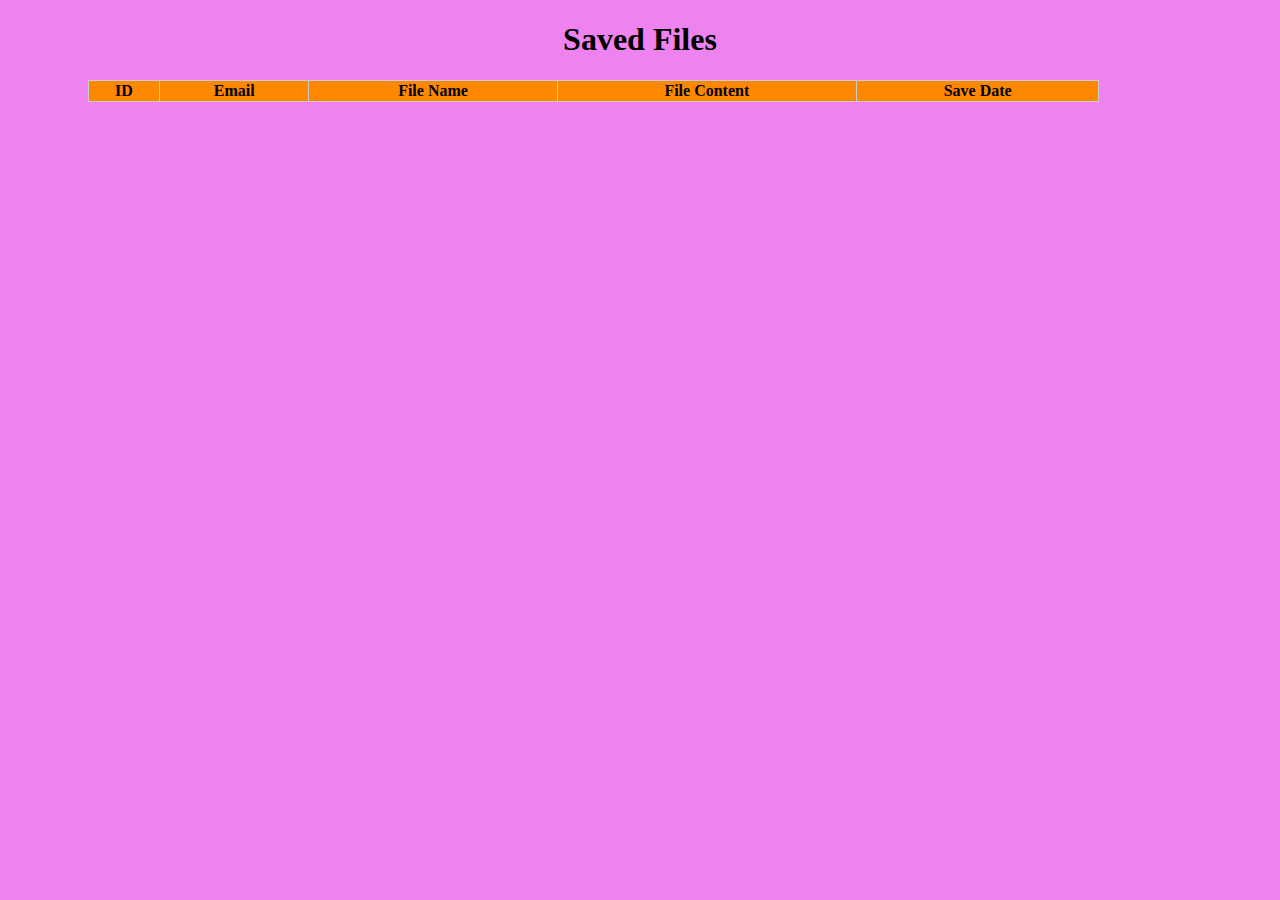
<file: file.html>
<!DOCTYPE html>
<html lang="en">
<head>
    <meta charset="UTF-8">
    <meta http-equiv="X-UA-Compatible" content="IE=edge">
    <meta name="viewport" content="width=device-width, initial-scale=1.0">
    <title>Saved Files</title>
</head>
<body style="background-color: violet;">
    <center><h1>Saved Files</h1></center>
    <table style="border-collapse: collapse; width: 80%; border: 1px solid #ccc;text-align: center;margin-left: 80px;">
        <thead>
            <tr style="border: 1px solid #ccc;background-color: rgb(255, 136, 0);">
                <th>ID</th>
                <th>Email</th>
                <th>File Name</th>
                <th>File Content</th>
                <th>Save Date</th>
            </tr>
        </thead>
        <tbody id="table-body" style="background-color: aliceblue;">
            <!-- Table data will be inserted here -->
        </tbody>
    </table>
    <style>
        th{
            border: 1px solid #ccc;
        }
    </style>
    <!-- <script src="https://code.jquery.com/jquery-3.6.0.min.js"></script> -->
<script>
    $(document).ready(function() {
        $.ajax({
            url: 'display_saved_files.php', 
            type: 'GET',
            dataType: 'html',
            success: function(data) {
                $('#table-body').html(data);
            },
            error: function(error) {
                console.error("Error fetching data:", error);
                alert("Error fetching data. Please try again.");
            }
        });
    });
</script>
</body>
</html>
</file>
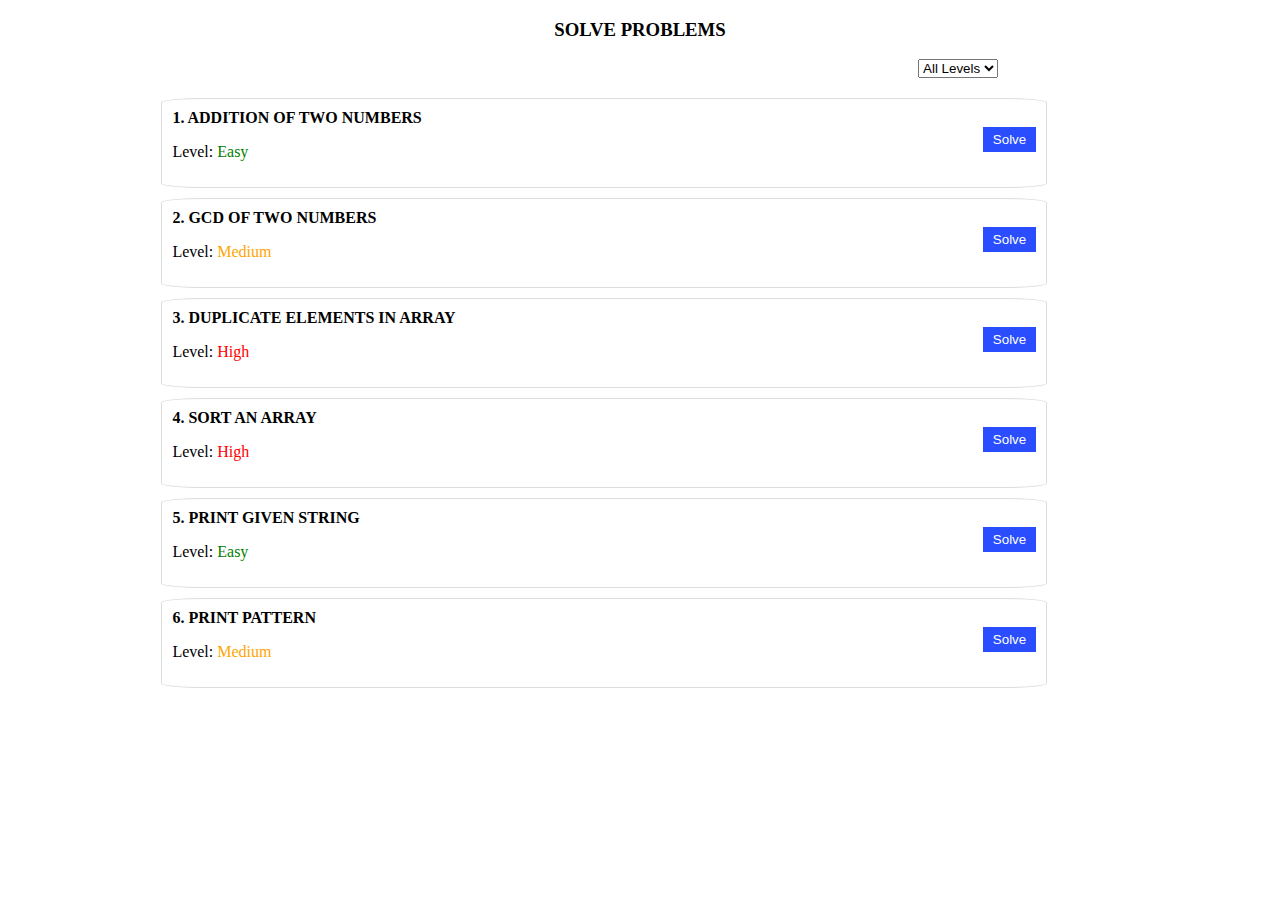
<file: pratice.html>
<!DOCTYPE html>
<html lang="en">
<head>
    <meta charset="UTF-8">
    <meta name="viewport" content="width=device-width, initial-scale=1.0">
    <title>Admin Page</title>
    <style>
        body {
            background-color:rgb(255, 255, 255);
        }
        .practice-box {
            margin-left: 10%;
            border: 1px solid #ddd;
            border-radius: 5%;color: rgb(0, 0, 0);
            padding: 10px;
            margin-top: 10px;
            width: 70%;
            background-color: #ffffff;
        }
        .practice-box h4 {
            margin: 0;
        }
        .easy {
            color: green;
        }
        .medium {
            color: orange;
        }
        .high {
            color: red;
        }
        .solve-button {
            background-color: rgb(41, 77, 255);
            color: white;
            border: none;
            padding: 5px 10px;
            cursor: pointer;
        }
        button {
            float: right;
        }
        select {
            margin-bottom: 10px;
        }
        
    </style>
</head>
<body>
    <center><h3>SOLVE PROBLEMS</h3></center>
    <select id="levelFilter" style="margin-left: 72%;">
        <option value="all">All Levels</option>
        <option value="easy">Easy</option>
        <option value="medium">Medium</option>
        <option value="high">High</option>
    </select>
    <div id="practice-container" style="margin-left: 30px;">
        <div class="practice-box">
            <h4>1. ADDITION OF TWO NUMBERS</h4>
            <button class="solve-button"><a href="pratice/Addtion.html" style="text-decoration: none; color: white;">Solve</a></button>
            <p>Level: <span class="easy">Easy</span></p>
            <span class="star"></span>
        </div>

        <div class="practice-box">
            <h4>2. GCD OF TWO NUMBERS</h4>
            <button class="solve-button"><a href="pratice/gcd.html" style="text-decoration: none; color: white;">Solve</a></button>
            <p>Level: <span class="medium">Medium</span></p>
            <span class="star"></span>
        </div>

        <div class="practice-box">
            <h4>3. DUPLICATE ELEMENTS IN ARRAY</h4>
            <button class="solve-button"><a href="pratice/duplicate_value.html" style="text-decoration: none; color: white;">Solve</a></button>
            <p>Level: <span class="high">High</span></p>
            <span class="star"></span>
        </div>

        <div class="practice-box">
            <h4>4. SORT AN ARRAY</h4>
            <button class="solve-button"><a href="pratice/sort_array.html" style="text-decoration: none; color: white;">Solve</a></button>
            <p>Level: <span class="high">High</span></p>
            <span class="star"></span>
        </div>

        <div class="practice-box">
            <h4>5. PRINT GIVEN STRING</h4>
            <button class="solve-button"><a href="pratice/print.html" style="text-decoration: none; color: white;">Solve</a></button>
            <p>Level: <span class="easy">Easy</span></p>
            <span class="star"></span>
        </div>

        <div class="practice-box">
            <h4>6. PRINT PATTERN</h4>
            <button class="solve-button"><a href="pratice/pattern.html" style="text-decoration: none; color: white;">Solve</a></button>
            <p>Level: <span class="medium">Medium</span></p>
            <span class="star"></span>
        </div>
    </div>

    <script>
        const levelFilter = document.getElementById('levelFilter');
        const practiceContainer = document.getElementById('practice-container');
        

        levelFilter.addEventListener('change', filterPracticeBoxes);

        
        function filterPracticeBoxes() {
            const selectedLevel = levelFilter.value;

            const practiceBoxes = document.querySelectorAll('.practice-box');

            practiceBoxes.forEach(box => {
                const levelSpan = box.querySelector('span');
                if (selectedLevel === 'all' || levelSpan.classList.contains(selectedLevel)) {
                    box.style.display = 'block';
                } else {
                    box.style.display = 'none';
                }
            });
        }
    </script>
    <script>
        const solveButtons = document.querySelectorAll('.solve-button');
// Function to get user email from get_user_data.php
function getUserEmail(callback) {
    const xhr = new XMLHttpRequest();
    xhr.open('GET', 'get_user_data.php', true);
    xhr.setRequestHeader('Content-type', 'application/json');
    xhr.onreadystatechange = function () {
        if (xhr.readyState === 4 && xhr.status === 200) {
            const response = JSON.parse(xhr.responseText);
            const userEmail = response.email;
            callback(userEmail);
        }
    };
    xhr.send();
}

solveButtons.forEach(button => {
    button.addEventListener('click', () => {
        // Get user email using the getUserEmail function
        getUserEmail(userEmail => {
            if (userEmail) {
                const problemName = button.parentNode.querySelector('h4').textContent;

                // Send a POST request to the solve_problem.php script
                const xhr = new XMLHttpRequest();
                xhr.open('POST', 'solve_problem.php', true);
                xhr.setRequestHeader('Content-type', 'application/x-www-form-urlencoded');
                xhr.onreadystatechange = function () {
                    if (xhr.readyState === 4 && xhr.status === 200) {
                        // Handle the response from the server (if needed)
                    }
                };
                xhr.send(`user_email=${userEmail}&problem_name=${problemName}`);
            }
        });
    });
});

    </script>
</body>
</html>
</file>
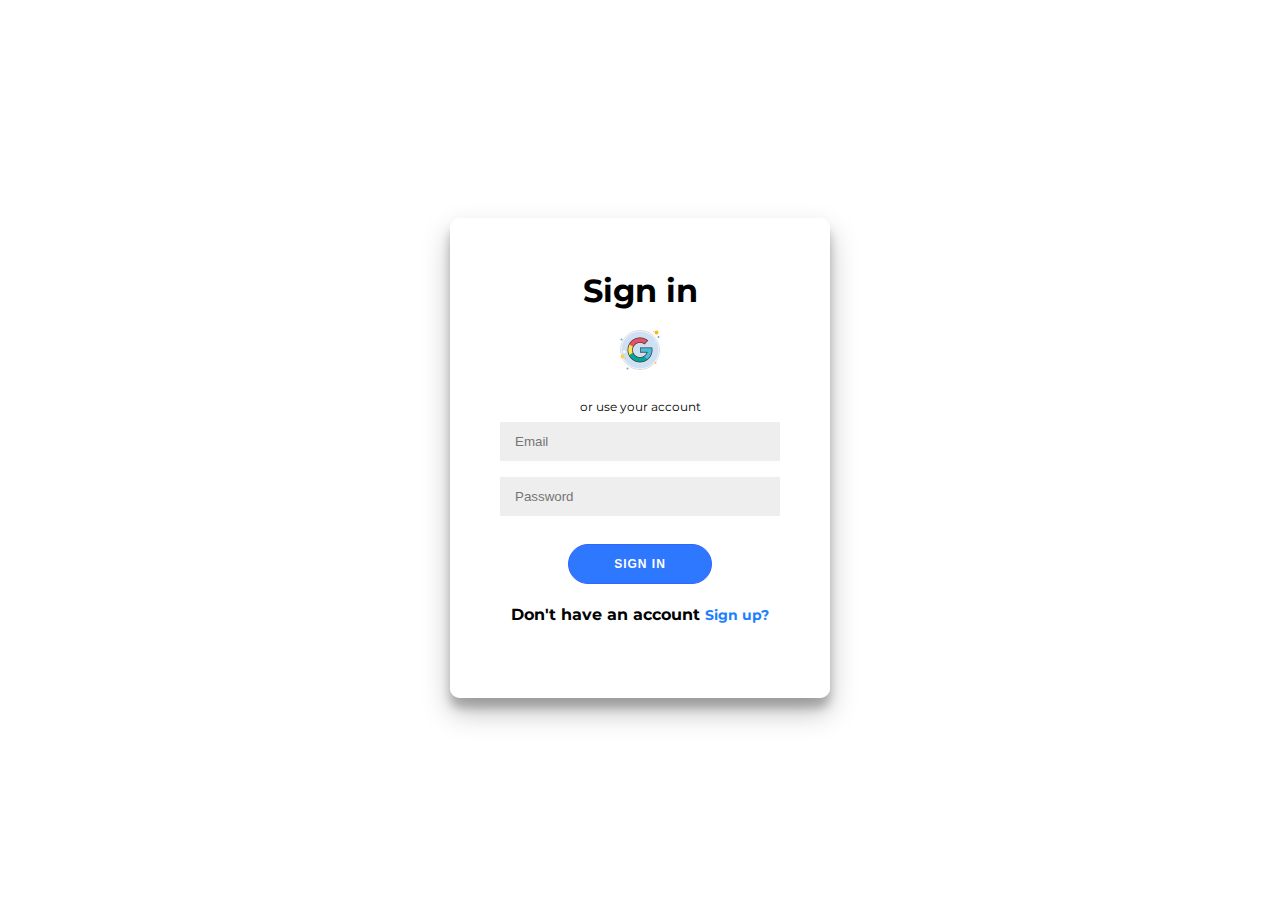
<file: signin.html>
<!DOCTYPE html>
<html lang="en">
<head>
  <meta charset="UTF-8">
  <meta name="viewport" content="width=device-width, initial-scale=1.0">
  <title>Document</title>
  <link rel="stylesheet" href="style.css">
</head>
<body>
  <div id="login" class="modal fade" role="dialog">
    <div class="container">
      <div class="form-container sign-in-container">
        <form action="signin.php" method="post">
          <h1>Sign in</h1>
          <div class="social-container">
            <a href="glogin.php" class="social"><img src="google.png" class="fab fa-google"></a>
          </div>
          <span>or use your account</span>
          <input type="email" placeholder="Email"required  id="email" name="email"/>
          <input type="password" placeholder="Password"required id="pass" name="pass"/>
          <button type="submit">Sign In</button>
          <h4>Don't have an account <a href="signup.html">Sign up?</a></h4>
        </form>
      </div>
    </div>
  </div>
<!--End login form-->
<script src="script.js"></script>
</body>
</html>
</file>
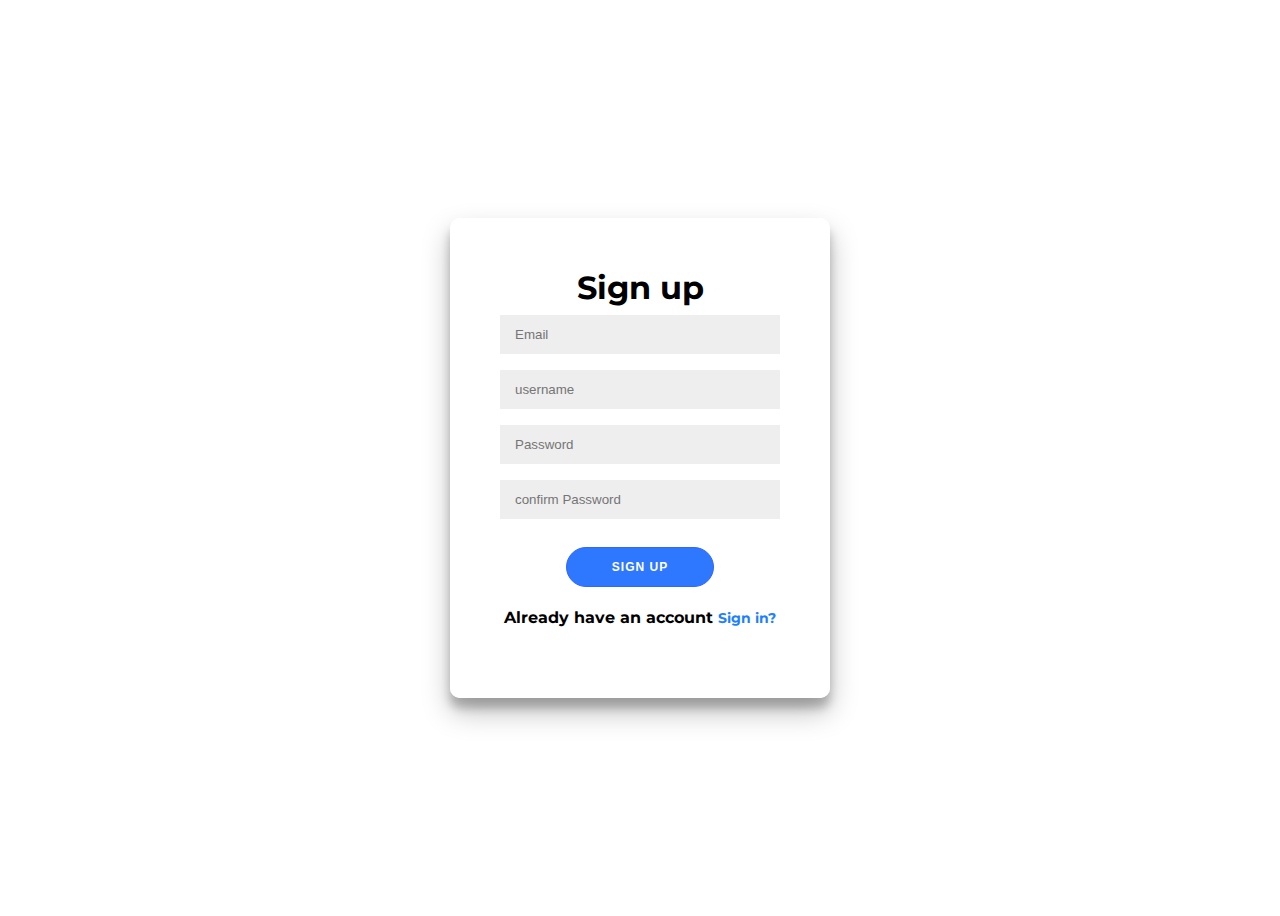
<file: signup.html>
<!DOCTYPE html>
<html lang="en">
<head>
  <meta charset="UTF-8">
  <meta name="viewport" content="width=device-width, initial-scale=1.0">
  <title>Document</title>
  <link rel="stylesheet" href="style.css">
</head>
<body>
  <div id="login" class="modal fade" role="dialog">
    <div class="container">
      <div class="form-container sign-in-container">
        <form action="register.php" id="signup-form" method="post">
          <h1>Sign up</h1>
          <input type="email" placeholder="Email"required name="email" />
          <input type="text" placeholder="username" required name="uname"/>
          <input type="password" placeholder="Password" name="pass" id="password"/>
          <input type="password" placeholder="confirm Password" name="cpass" id="confirmpassword" />
          <button type="submit">Sign up</button>
          <h4>Already have an account <a href="signin.html">Sign in?</a></h4>
        </form>
      </div>
    </div>
  </div>
<!--End login form-->
<script src="script.js"></script>
</body>
</html>
</file>
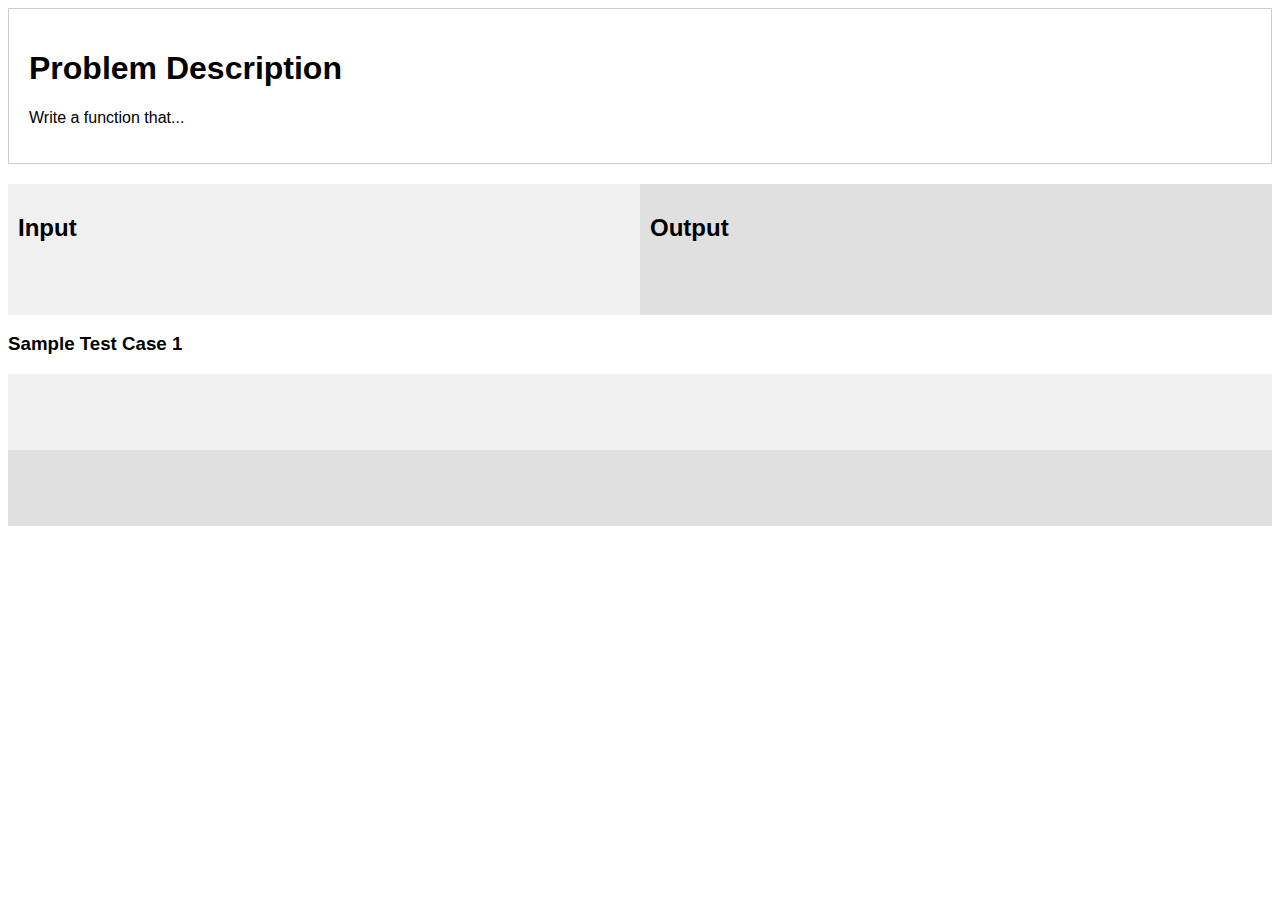
<file: solve.html>
<!DOCTYPE html>
<html lang="en">
<head>
    <meta charset="UTF-8">
    <meta name="viewport" content="width=device-width, initial-scale=1.0">
    <title>Coding Challenge</title>
    <style>
        /* CSS styles go here */
        body {
            font-family: Arial, sans-serif;
        }

        .problem {
            padding: 20px;
            border: 1px solid #ccc;
            margin-bottom: 20px;
        }

        .input-output {
            display: flex;
            justify-content: space-between;
        }

        .input,
        .output {
            flex: 1;
            padding: 10px;
        }

        .input {
            background-color: #f0f0f0;
        }

        .output {
            background-color: #e0e0e0;
        }

        .test-case {
            margin-top: 10px;
        }
    </style>
</head>
<body>
    <div class="problem">
        <h1>Problem Description</h1>
        <p>Write a function that...</p>
    </div>

    <div class="input-output">
        <div class="input">
            <h2>Input</h2>
            <pre>
                <!-- Input description goes here -->
            </pre>
        </div>
        <div class="output">
            <h2>Output</h2>
            <pre>
                <!-- Expected output description goes here -->
            </pre>
        </div>
    </div>

    <div class="test-case">
        <h3>Sample Test Case 1</h3>
        <div class="input">
            <pre>
                <!-- Sample input for test case 1 goes here -->
            </pre>
        </div>
        <div class="output">
            <pre>
                <!-- Expected output for test case 1 goes here -->
            </pre>
        </div>
    </div>

    <!-- You can add more test cases as needed -->

    <script>
        // JavaScript code for solving the problem goes here
        function solveProblem() {
            // Your solution code here
        }
    </script>
</body>
</html>
</file>
<file: style.css>
@import url('https://fonts.googleapis.com/css?family=Montserrat:400,800');
* {
	box-sizing: border-box;
}
body {
	background: #ffffff;
	display: flex;
	justify-content: center;
	align-items: center;
	flex-direction: column;
	font-family: 'Montserrat', sans-serif;
	height: 100vh;
}
h1 {
	font-weight: bold;
	margin: 0;
}
h2 {
	text-align: center;
}
span {
	font-size: 12px;
}
a {
	color: #1e7fff;
	font-size: 14px;
	text-decoration: none;
	margin: 15px 0;
}
button {
	border-radius: 20px;
	border: 1px solid #3266ff;
	background-color: #2e77ff;
	color: #FFFFFF;
	font-size: 12px;
	font-weight: bold;
  margin-top: 20px;
	padding: 12px 45px;
	letter-spacing: 1px;
	text-transform: uppercase;
	transition: transform 80ms ease-in;
}
button:active {
	transform: scale(0.95);
}
button:focus {
	outline: none;
}
form {
	background-color: #FFFFFF;
	display: flex;
	align-items: center;
	justify-content: center;
	flex-direction: column;
	padding: 0 50px;
	height: 100%;
	text-align: center;
}
input {
	background-color: #eee;
	border: none;
	padding: 12px 15px;
	margin: 8px 0;
	width: 100%;
}
.container {
	background-color: #ffffff;
	border-radius: 10px;
  	box-shadow: 0 14px 28px rgba(0,0,0,0.25), 
			0 10px 10px rgba(0,0,0,0.22);
	position: relative;
	overflow: hidden;
	width: 380px;
	max-width: 100%;
	min-height: 480px;
  margin: 50px auto;
}
.form-container {
	position: absolute;
	top: 0;
	height: 100%;
	transition: all 0.6s ease-in-out;
}
.sign-in-container {
	left: 0;
	width: 100%;
}
.container.right-panel-active .sign-in-container {
	transform: translateX(100%);
}
.social-container {
	margin: 20px 0;
}
.social-container a {
	border: 1px solid #DDDDDD;
	border-radius: 50%;
	display: inline-flex;
	justify-content: center;
	align-items: center;
	margin: 0 5px;
	height: 40px;
	width: 40px;
}
</file>
